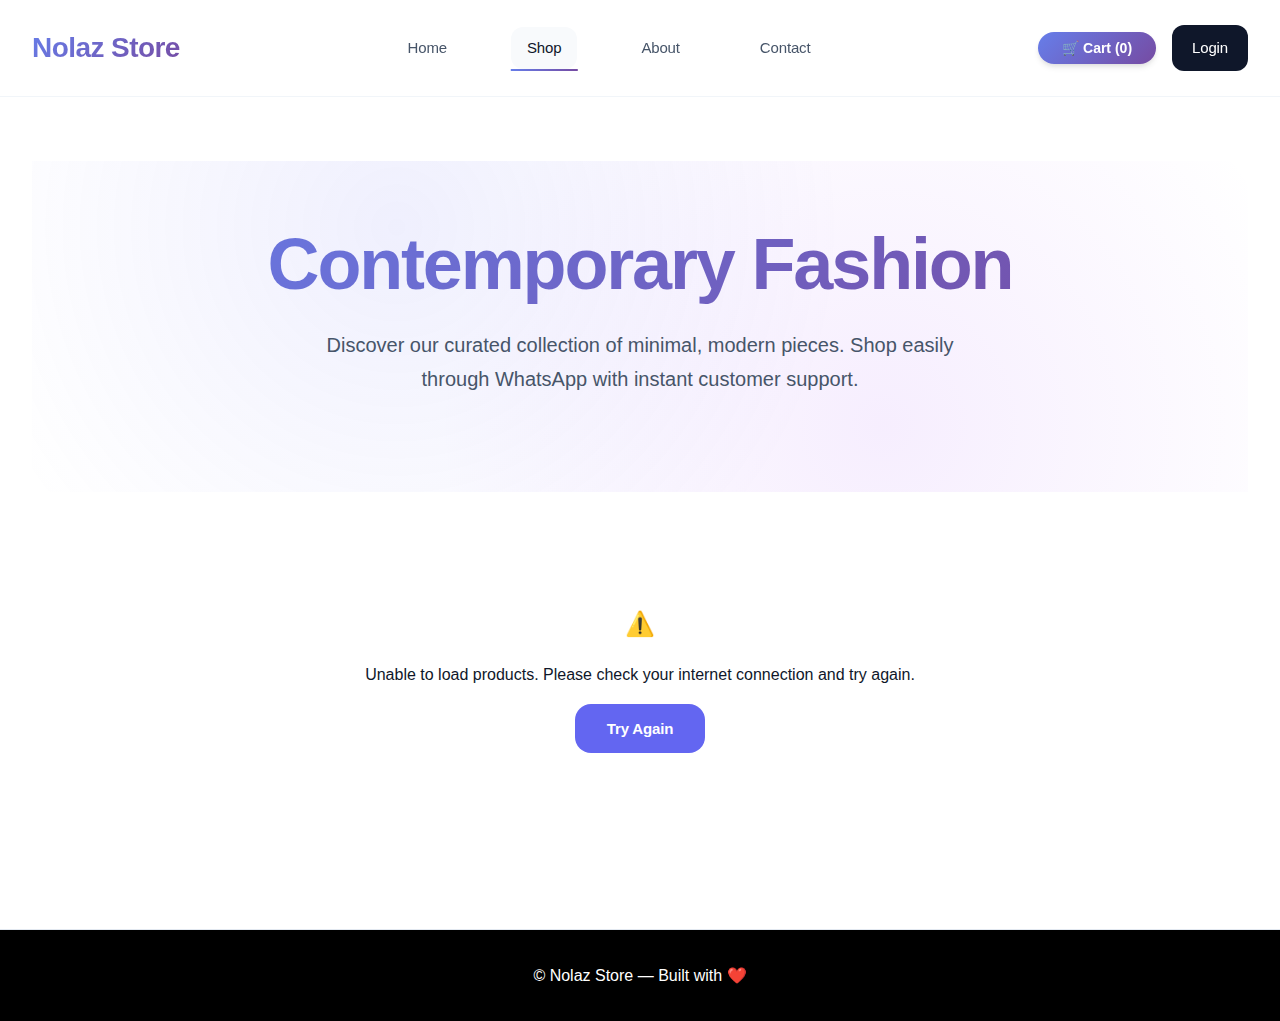
<file: index.html>
<!doctype html>
<html lang="en">
<head>
<meta charset="utf-8">
<meta name="viewport" content="width=device-width,initial-scale=1">
<title>Nolaz Store</title>
<link rel="stylesheet" href="style.css">
</head>
<body>
<header class="site-header">
<div class="header-content">
<div class="brand">
<h1>Nolaz Store</h1>
</div>
<button class="mobile-menu-toggle" onclick="toggleMobileMenu()">☰</button>
<nav class="main-nav" id="mainNav">
<a href="home.html">Home</a>
<a href="shop.html" class="active">Shop</a>
<a href="about.html">About</a>
<a href="contact.html">Contact</a>
</nav>
<div class="header-actions">
<button id="cartBtn" class="cart-btn">
🛒 Cart (<span id="cartCount">0</span>)
</button>
<a href="admin.html" class="btn">Login</a>
</div>
</div>
</header>


<main class="container">
<section class="hero">
<h2>Contemporary Fashion</h2>
<p>Discover our curated collection of minimal, modern pieces. Shop easily through WhatsApp with instant customer support.</p>
</section>


<section id="products" class="products-grid">
<!-- Products will be injected here -->
</section>
</main>


<footer class="site-footer">
<p>© Nolaz Store — Built with ❤️</p>
</footer>


<div id="cartModal" class="modal">
<div class="modal-content">
<div class="modal-header">
<h3>Shopping Cart</h3>
<span class="close">&times;</span>
</div>
<div id="cartItems"></div>
<div class="cart-footer">
<div class="cart-total">
<strong>Total: ₦<span id="cartTotal">0</span></strong>
</div>
<button id="checkoutBtn" class="btn btn-success">Checkout via WhatsApp</button>
<button id="clearCartBtn" class="btn" style="background: #ef4444;">Clear Cart</button>
</div>
</div>
</div>

<script src="mobile.js"></script>
<script src="cart.js"></script>
<script src="script.js"></script>
</body>
</html>
</file>
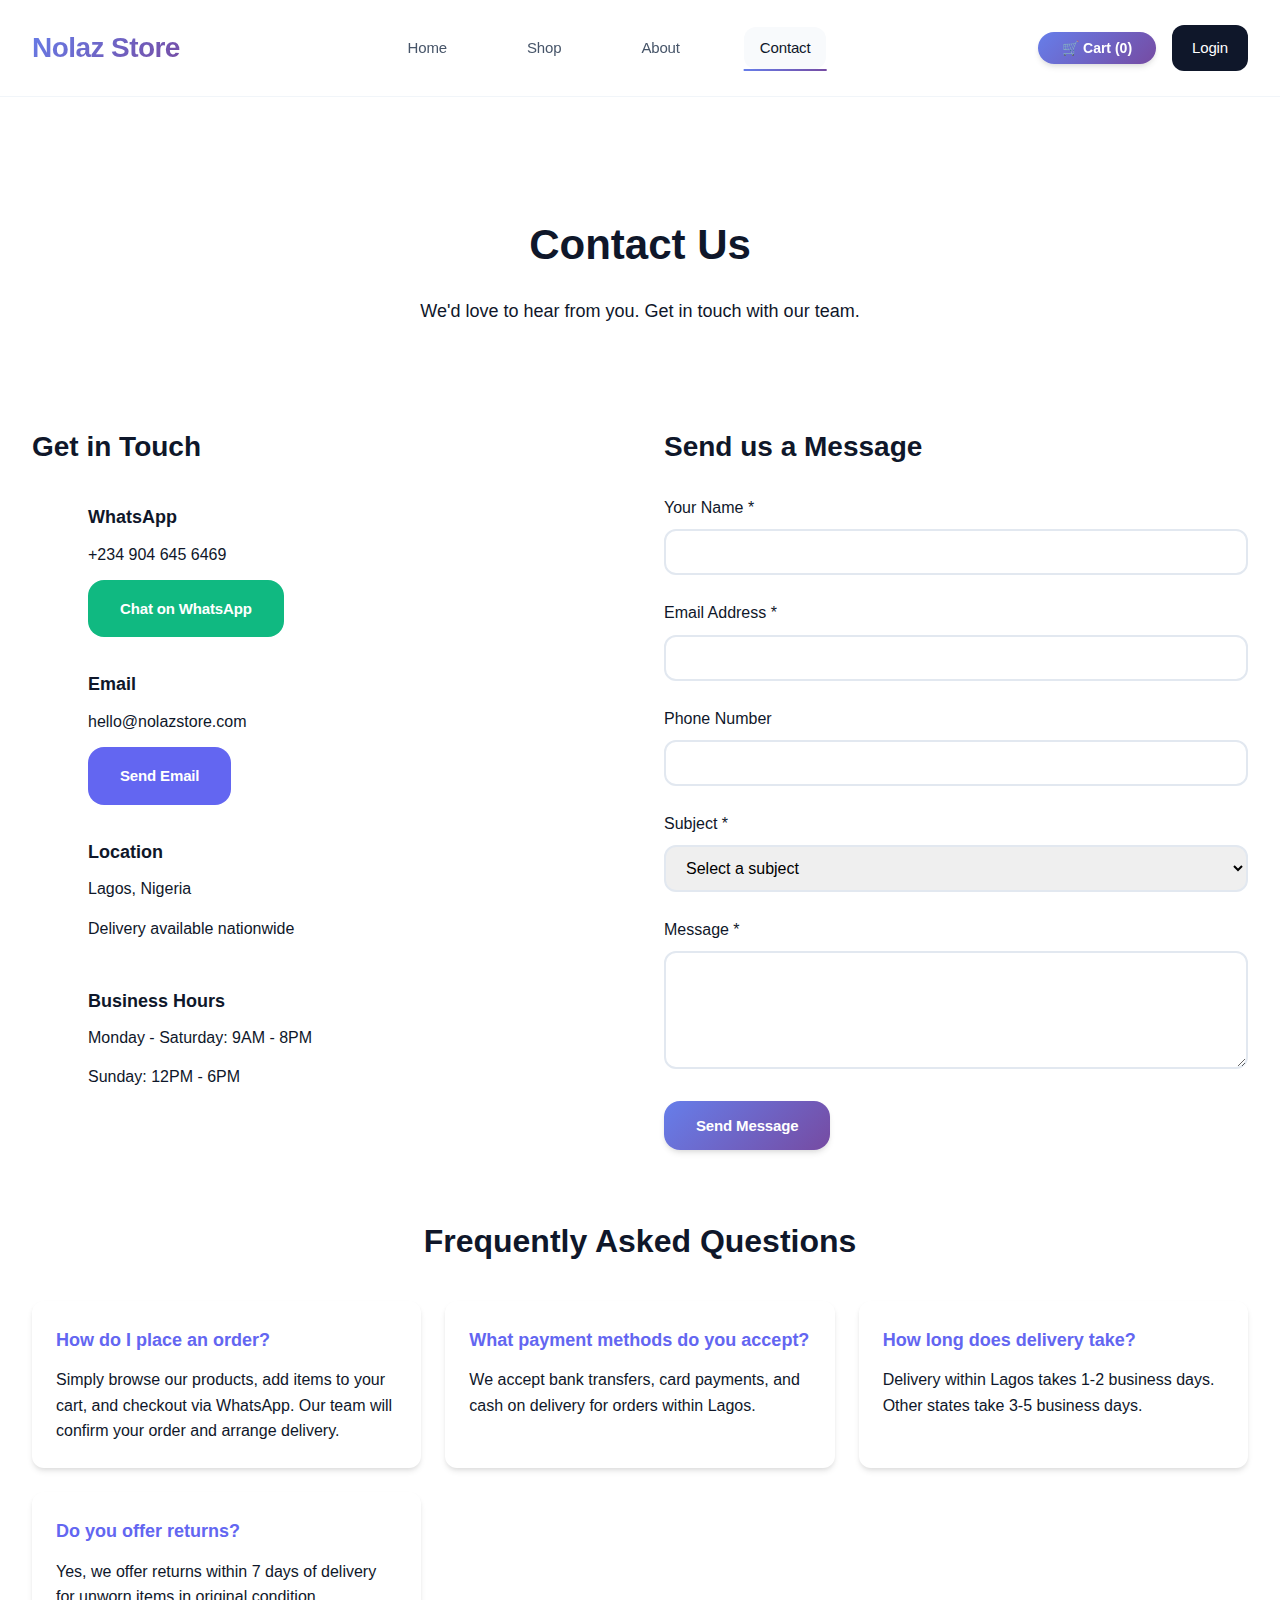
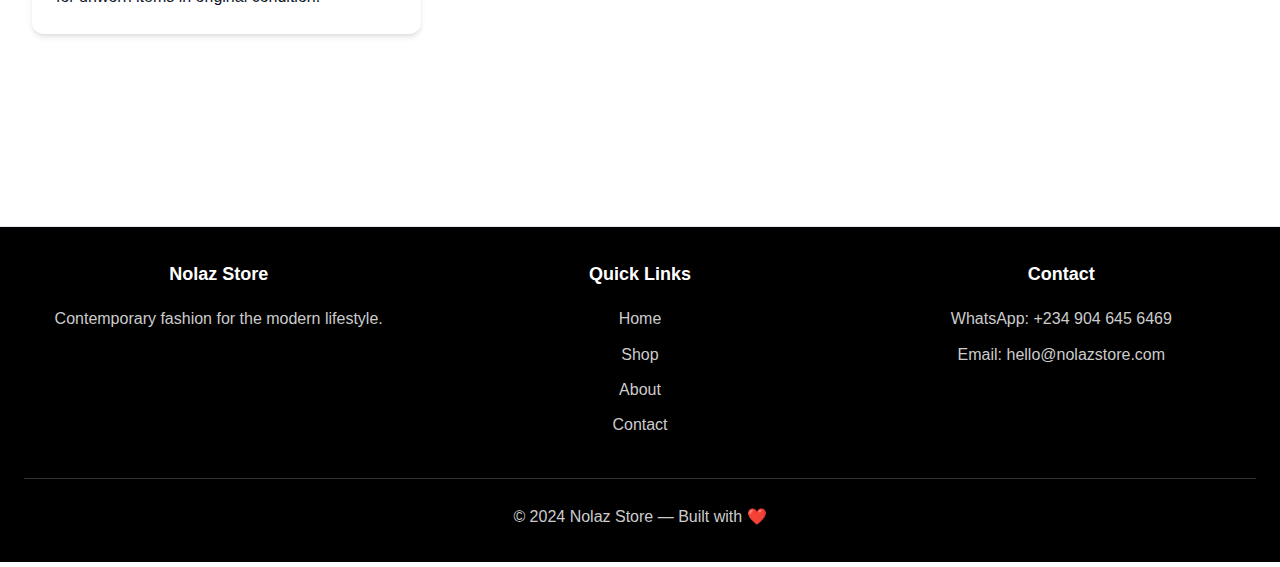
<file: contact.html>
<!doctype html>
<html lang="en">
<head>
<meta charset="utf-8">
<meta name="viewport" content="width=device-width,initial-scale=1">
<title>Nolaz Store - Contact Us</title>
<link rel="stylesheet" href="style.css">
</head>
<body>
<header class="site-header">
<div class="header-content">
<div class="brand">
<h1>Nolaz Store</h1>
</div>
<button class="mobile-menu-toggle" onclick="toggleMobileMenu()">☰</button>
<nav class="main-nav" id="mainNav">
<a href="home.html">Home</a>
<a href="shop.html">Shop</a>
<a href="about.html">About</a>
<a href="contact.html" class="active">Contact</a>
</nav>
<div class="header-actions">
<button id="cartBtn" class="cart-btn">
🛒 Cart (<span id="cartCount">0</span>)
</button>
<a href="admin.html" class="btn">Login</a>
</div>
</div>
</header>

<main class="container">
<section class="page-header">
<h1>Contact Us</h1>
<p>We'd love to hear from you. Get in touch with our team.</p>
</section>

<section class="contact-content">
<div class="contact-grid">
<div class="contact-info">
<h2>Get in Touch</h2>
<div class="contact-item">
<div class="contact-icon"></div>
<div>
<h3>WhatsApp</h3>
<p>+234 904 645 6469</p>
<a href="https://wa.me/2349046456469" class="btn btn-success">Chat on WhatsApp</a>
</div>
</div>
<div class="contact-item">
<div class="contact-icon"></div>
<div>
<h3>Email</h3>
<p>hello@nolazstore.com</p>
<a href="mailto:abbeyayo53@gmail.com" class="btn">Send Email</a>
</div>
</div>
<div class="contact-item">
<div class="contact-icon"></div>
<div>
<h3>Location</h3>
<p>Lagos, Nigeria</p>
<p>Delivery available nationwide</p>
</div>
</div>
<div class="contact-item">
<div class="contact-icon"></div>
<div>
<h3>Business Hours</h3>
<p>Monday - Saturday: 9AM - 8PM</p>
<p>Sunday: 12PM - 6PM</p>
</div>
</div>
</div>

<div class="contact-form">
<h2>Send us a Message</h2>
<form id="contactForm">
<div class="form-group">
<label for="name">Your Name *</label>
<input type="text" id="name" required>
</div>
<div class="form-group">
<label for="email">Email Address *</label>
<input type="email" id="email" required>
</div>
<div class="form-group">
<label for="phone">Phone Number</label>
<input type="tel" id="phone">
</div>
<div class="form-group">
<label for="subject">Subject *</label>
<select id="subject" required>
<option value="">Select a subject</option>
<option value="general">General Inquiry</option>
<option value="order">Order Support</option>
<option value="product">Product Question</option>
<option value="return">Returns & Exchanges</option>
<option value="wholesale">Wholesale Inquiry</option>
</select>
</div>
<div class="form-group">
<label for="message">Message *</label>
<textarea id="message" rows="5" required></textarea>
</div>
<button type="submit" class="btn btn-primary">Send Message</button>
</form>
</div>
</div>
</section>

<section class="faq">
<h2>Frequently Asked Questions</h2>
<div class="faq-grid">
<div class="faq-item">
<h3>How do I place an order?</h3>
<p>Simply browse our products, add items to your cart, and checkout via WhatsApp. Our team will confirm your order and arrange delivery.</p>
</div>
<div class="faq-item">
<h3>What payment methods do you accept?</h3>
<p>We accept bank transfers, card payments, and cash on delivery for orders within Lagos.</p>
</div>
<div class="faq-item">
<h3>How long does delivery take?</h3>
<p>Delivery within Lagos takes 1-2 business days. Other states take 3-5 business days.</p>
</div>
<div class="faq-item">
<h3>Do you offer returns?</h3>
<p>Yes, we offer returns within 7 days of delivery for unworn items in original condition.</p>
</div>
</div>
</section>
</main>

<footer class="site-footer">
<div class="footer-content">
<div class="footer-section">
<h4>Nolaz Store</h4>
<p>Contemporary fashion for the modern lifestyle.</p>
</div>
<div class="footer-section">
<h4>Quick Links</h4>
<ul>
<li><a href="home.html">Home</a></li>
<li><a href="shop.html">Shop</a></li>
<li><a href="about.html">About</a></li>
<li><a href="contact.html">Contact</a></li>
</ul>
</div>
<div class="footer-section">
<h4>Contact</h4>
<p>WhatsApp: +234 904 645 6469</p>
<p>Email: hello@nolazstore.com</p>
</div>
</div>
<div class="footer-bottom">
<p>© 2024 Nolaz Store — Built with ❤️</p>
</div>
</footer>

<div id="cartModal" class="modal">
<div class="modal-content">
<div class="modal-header">
<h3>Shopping Cart</h3>
<span class="close">&times;</span>
</div>
<div id="cartItems"></div>
<div class="cart-footer">
<div class="cart-total">
<strong>Total: ₦<span id="cartTotal">0</span></strong>
</div>
<button id="checkoutBtn" class="btn btn-success">Checkout via WhatsApp</button>
<button id="clearCartBtn" class="btn" style="background: #ef4444;">Clear Cart</button>
</div>
</div>
</div>

<script src="mobile.js"></script>
<script src="cart.js"></script>
<script>
document.getElementById('contactForm').addEventListener('submit', function(e) {
  e.preventDefault();
  const name = document.getElementById('name').value;
  const email = document.getElementById('email').value;
  const phone = document.getElementById('phone').value;
  const subject = document.getElementById('subject').value;
  const message = document.getElementById('message').value;
  
  const whatsappMessage = `Hello! I'm contacting you from the website.

Name: ${name}
Email: ${email}
Phone: ${phone || 'Not provided'}
Subject: ${subject}

Message:
${message}`;
  
  const whatsappUrl = `https://wa.me/2349046456469?text=${encodeURIComponent(whatsappMessage)}`;
  window.open(whatsappUrl, '_blank');
});
</script>
</body>
</html>
</file>
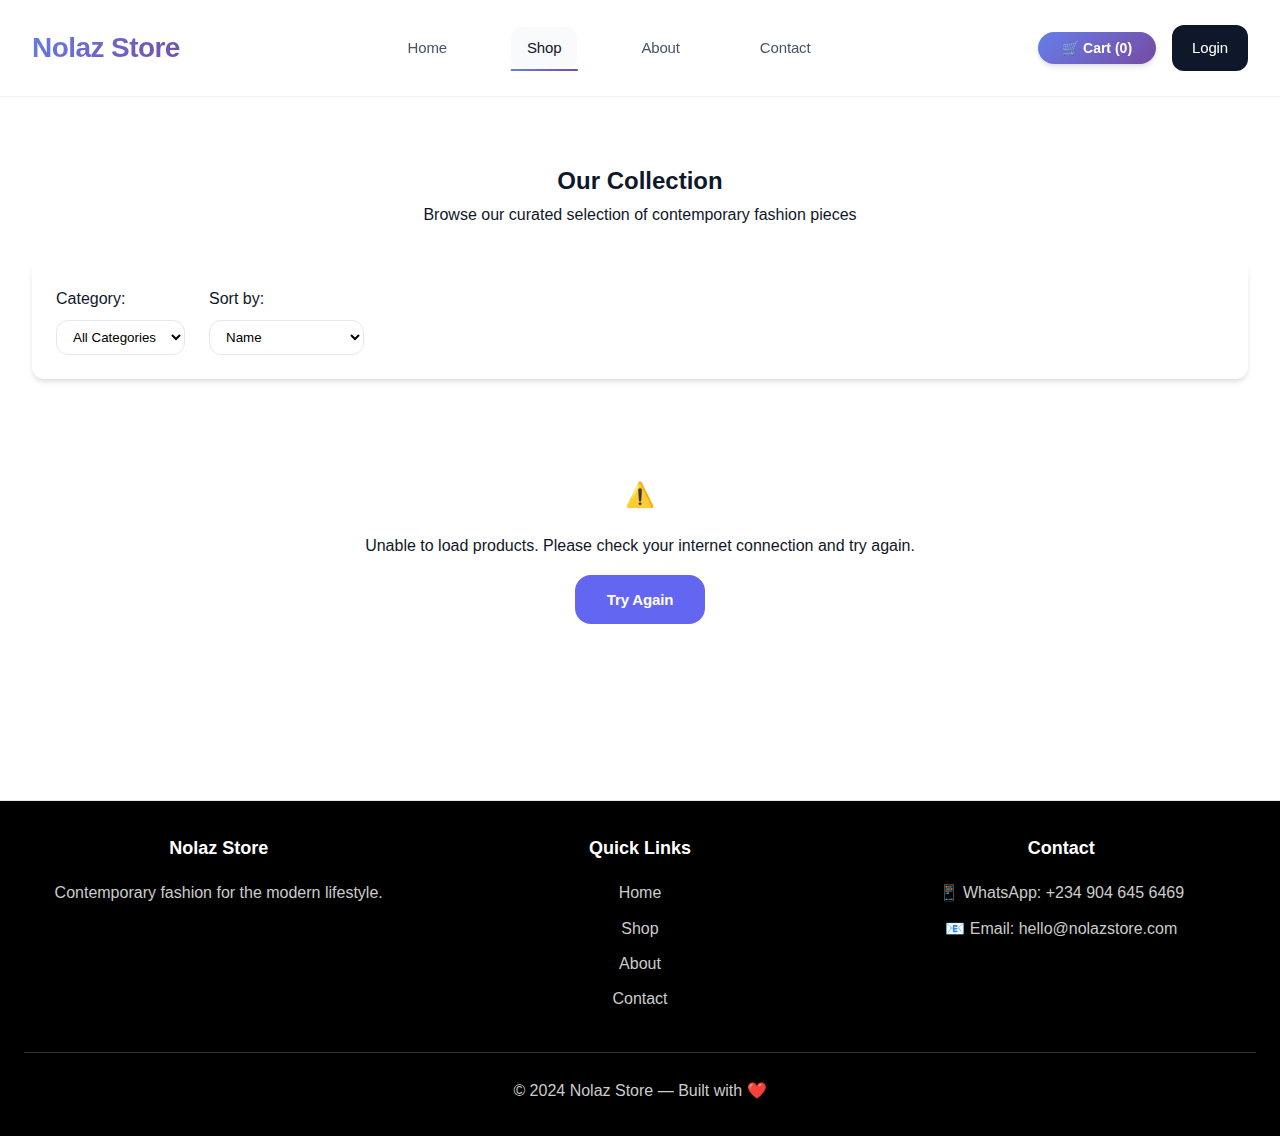
<file: shop.html>
<!doctype html>
<html lang="en">
<head>
<meta charset="utf-8">
<meta name="viewport" content="width=device-width,initial-scale=1">
<title>Nolaz Store - Shop</title>
<link rel="stylesheet" href="style.css">
</head>
<body>
<header class="site-header">
<div class="header-content">
<div class="brand">
<h1>Nolaz Store</h1>
</div>
<button class="mobile-menu-toggle" onclick="toggleMobileMenu()">☰</button>
<nav class="main-nav" id="mainNav">
<a href="home.html">Home</a>
<a href="shop.html" class="active">Shop</a>
<a href="about.html">About</a>
<a href="contact.html">Contact</a>
</nav>
<div class="header-actions">
<button id="cartBtn" class="cart-btn">
🛒 Cart (<span id="cartCount">0</span>)
</button>
<a href="admin.html" class="btn">Login</a>
</div>
</div>
</header>

<main class="container">
<section class="shop-header">
<h2>Our Collection</h2>
<p>Browse our curated selection of contemporary fashion pieces</p>
</section>

<section class="shop-filters">
<div class="filter-group">
<label for="categoryFilter">Category:</label>
<select id="categoryFilter">
<option value="">All Categories</option>
</select>
</div>
<div class="filter-group">
<label for="sortFilter">Sort by:</label>
<select id="sortFilter">
<option value="name">Name</option>
<option value="price-low">Price: Low to High</option>
<option value="price-high">Price: High to Low</option>
</select>
</div>
</section>

<section id="products" class="products-grid">
<!-- Products will be injected here -->
</section>
</main>

<footer class="site-footer">
<div class="footer-content">
<div class="footer-section">
<h4>Nolaz Store</h4>
<p>Contemporary fashion for the modern lifestyle.</p>
</div>
<div class="footer-section">
<h4>Quick Links</h4>
<ul>
<li><a href="home.html">Home</a></li>
<li><a href="shop.html">Shop</a></li>
<li><a href="about.html">About</a></li>
<li><a href="contact.html">Contact</a></li>
</ul>
</div>
<div class="footer-section">
<h4>Contact</h4>
<p>📱 WhatsApp: +234 904 645 6469</p>
<p>📧 Email: hello@nolazstore.com</p>
</div>
</div>
<div class="footer-bottom">
<p>© 2024 Nolaz Store — Built with ❤️</p>
</div>
</footer>

<div id="cartModal" class="modal">
<div class="modal-content">
<div class="modal-header">
<h3>Shopping Cart</h3>
<span class="close">&times;</span>
</div>
<div id="cartItems"></div>
<div class="cart-footer">
<div class="cart-total">
<strong>Total: ₦<span id="cartTotal">0</span></strong>
</div>
<button id="checkoutBtn" class="btn btn-success">Checkout via WhatsApp</button>
<button id="clearCartBtn" class="btn" style="background: #ef4444;">Clear Cart</button>
</div>
</div>
</div>

<script src="mobile.js"></script>
<script src="cart.js"></script>
<script src="script.js"></script>
</body>
</html>
</file>
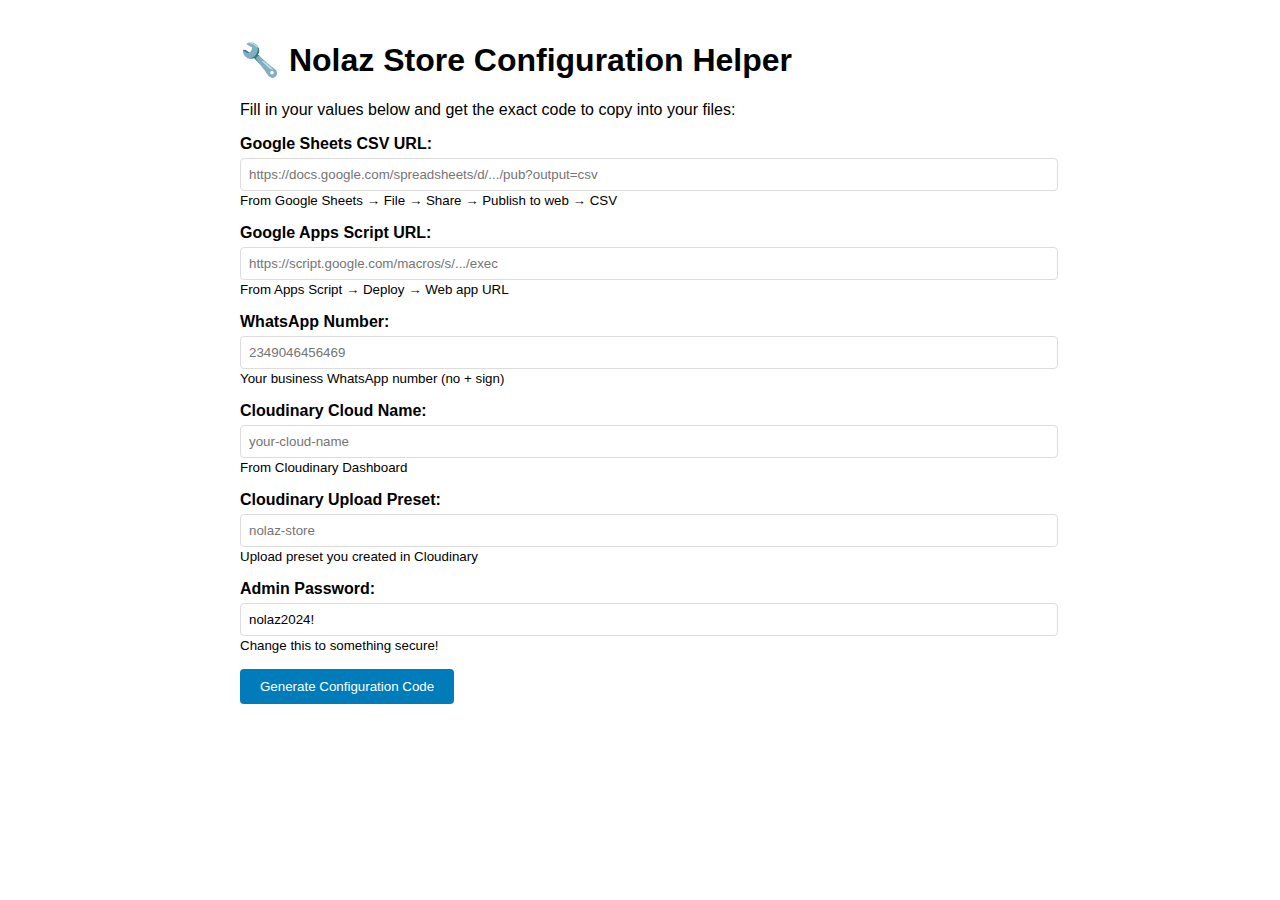
<file: update-config.html>
<!DOCTYPE html>
<html>
<head>
    <title>Nolaz Store - Configuration Helper</title>
    <style>
        body { font-family: Arial, sans-serif; max-width: 800px; margin: 0 auto; padding: 20px; }
        .form-group { margin-bottom: 15px; }
        label { display: block; margin-bottom: 5px; font-weight: bold; }
        input, textarea { width: 100%; padding: 8px; border: 1px solid #ddd; border-radius: 4px; }
        button { background: #007cba; color: white; padding: 10px 20px; border: none; border-radius: 4px; cursor: pointer; }
        .output { background: #f5f5f5; padding: 15px; border-radius: 4px; margin-top: 20px; }
        .section { border: 1px solid #ddd; padding: 15px; margin: 10px 0; border-radius: 4px; }
    </style>
</head>
<body>
    <h1>🔧 Nolaz Store Configuration Helper</h1>
    <p>Fill in your values below and get the exact code to copy into your files:</p>

    <form id="configForm">
        <div class="form-group">
            <label>Google Sheets CSV URL:</label>
            <input type="url" id="sheetUrl" placeholder="https://docs.google.com/spreadsheets/d/.../pub?output=csv" required>
            <small>From Google Sheets → File → Share → Publish to web → CSV</small>
        </div>

        <div class="form-group">
            <label>Google Apps Script URL:</label>
            <input type="url" id="scriptUrl" placeholder="https://script.google.com/macros/s/.../exec" required>
            <small>From Apps Script → Deploy → Web app URL</small>
        </div>

        <div class="form-group">
            <label>WhatsApp Number:</label>
            <input type="text" id="whatsapp" placeholder="2349046456469" required>
            <small>Your business WhatsApp number (no + sign)</small>
        </div>

        <div class="form-group">
            <label>Cloudinary Cloud Name:</label>
            <input type="text" id="cloudName" placeholder="your-cloud-name" required>
            <small>From Cloudinary Dashboard</small>
        </div>

        <div class="form-group">
            <label>Cloudinary Upload Preset:</label>
            <input type="text" id="uploadPreset" placeholder="nolaz-store" required>
            <small>Upload preset you created in Cloudinary</small>
        </div>

        <div class="form-group">
            <label>Admin Password:</label>
            <input type="text" id="adminPass" value="nolaz2024!" required>
            <small>Change this to something secure!</small>
        </div>

        <button type="submit">Generate Configuration Code</button>
    </form>

    <div id="output" style="display: none;">
        <h2>📋 Copy This Code:</h2>
        
        <div class="section">
            <h3>For script.js - Replace these lines:</h3>
            <textarea id="scriptConfig" rows="3" readonly></textarea>
        </div>

        <div class="section">
            <h3>For admin.js - Replace these lines:</h3>
            <textarea id="adminConfig" rows="6" readonly></textarea>
        </div>

        <p><strong>✅ Next Steps:</strong></p>
        <ol>
            <li>Copy the script.js code above and replace the config lines in script.js</li>
            <li>Copy the admin.js code above and replace the config lines in admin.js</li>
            <li>Open admin.html in your browser and test adding a product</li>
            <li>Open index.html to see your store</li>
        </ol>
    </div>

    <script>
        document.getElementById('configForm').addEventListener('submit', function(e) {
            e.preventDefault();
            
            const sheetUrl = document.getElementById('sheetUrl').value;
            const scriptUrl = document.getElementById('scriptUrl').value;
            const whatsapp = document.getElementById('whatsapp').value;
            const cloudName = document.getElementById('cloudName').value;
            const uploadPreset = document.getElementById('uploadPreset').value;
            const adminPass = document.getElementById('adminPass').value;

            const scriptConfig = `const SHEET_CSV_URL = '${sheetUrl}';
const WHATSAPP_NUMBER = '${whatsapp}';`;

            const adminConfig = `const ADMIN_PASSWORD = '${adminPass}';
const APPS_SCRIPT_URL = '${scriptUrl}';
const CLOUDINARY_CLOUD_NAME = '${cloudName}';
const CLOUDINARY_UPLOAD_PRESET = '${uploadPreset}';
const SHEET_CSV_URL = '${sheetUrl}';`;

            document.getElementById('scriptConfig').value = scriptConfig;
            document.getElementById('adminConfig').value = adminConfig;
            document.getElementById('output').style.display = 'block';
        });
    </script>
</body>
</html>
</file>
<file: style.css>
:root {
  --bg: #ffffff;
  --bg-secondary: #f8fafc;
  --bg-tertiary: #f1f5f9;
  --text: #0f172a;
  --text-secondary: #475569;
  --text-muted: #94a3b8;
  --accent: #0f172a;
  --primary: #6366f1;
  --primary-light: #a5b4fc;
  --success: #10b981;
  --warning: #f59e0b;
  --error: #ef4444;
  --card: #ffffff;
  --border: #e2e8f0;
  --border-light: #f1f5f9;
  --shadow-sm: 0 1px 2px 0 rgba(0, 0, 0, 0.05);
  --shadow: 0 4px 6px -1px rgba(0, 0, 0, 0.1), 0 2px 4px -1px rgba(0, 0, 0, 0.06);
  --shadow-lg: 0 10px 15px -3px rgba(0, 0, 0, 0.1), 0 4px 6px -2px rgba(0, 0, 0, 0.05);
  --shadow-xl: 0 20px 25px -5px rgba(0, 0, 0, 0.1), 0 10px 10px -5px rgba(0, 0, 0, 0.04);
  --gradient-primary: linear-gradient(135deg, #667eea 0%, #764ba2 100%);
  --gradient-secondary: linear-gradient(135deg, #f093fb 0%, #f5576c 100%);
  --gradient-accent: linear-gradient(135deg, #4facfe 0%, #00f2fe 100%);
  --max-width: 1400px;
  --radius-sm: 6px;
  --radius: 12px;
  --radius-lg: 16px;
  --radius-xl: 24px;
  --spacing-xs: 4px;
  --spacing-sm: 8px;
  --spacing-md: 16px;
  --spacing-lg: 24px;
  --spacing-xl: 32px;
  --spacing-2xl: 48px;
  --spacing-3xl: 64px;
}

* {
  box-sizing: border-box;
  margin: 0;
  padding: 0;
}

body {
  font-family: 'Inter', -apple-system, BlinkMacSystemFont, 'Segoe UI', Roboto, 'Helvetica Neue', sans-serif;
  background: var(--bg);
  color: var(--text);
  line-height: 1.7;
  font-size: 16px;
  font-weight: 400;
  -webkit-font-smoothing: antialiased;
  -moz-osx-font-smoothing: grayscale;
  scroll-behavior: smooth;
}

::selection {
  background: var(--primary-light);
  color: var(--text);
}

::-webkit-scrollbar {
  width: 8px;
}

::-webkit-scrollbar-track {
  background: var(--bg-secondary);
}

::-webkit-scrollbar-thumb {
  background: var(--border);
  border-radius: 4px;
}

::-webkit-scrollbar-thumb:hover {
  background: var(--text-muted);
}

/* Header */
.site-header {
  background: rgba(255, 255, 255, 0.95);
  backdrop-filter: blur(20px);
  -webkit-backdrop-filter: blur(20px);
  border-bottom: 1px solid var(--border-light);
  position: sticky;
  top: 0;
  z-index: 1000;
  transition: all 0.3s ease;
}

.site-header.scrolled {
  box-shadow: var(--shadow-lg);
  background: rgba(255, 255, 255, 0.98);
}

.header-content {
  max-width: var(--max-width);
  margin: 0 auto;
  display: flex;
  align-items: center;
  justify-content: space-between;
  padding: var(--spacing-lg) var(--spacing-xl);
  gap: var(--spacing-xl);
}

/* Navigation */
.main-nav {
  display: flex;
  gap: var(--spacing-2xl);
}

.main-nav a {
  text-decoration: none;
  color: var(--text-secondary);
  font-weight: 500;
  font-size: 15px;
  padding: var(--spacing-sm) var(--spacing-md);
  border-radius: var(--radius);
  position: relative;
  transition: all 0.3s ease;
  letter-spacing: -0.01em;
}

.main-nav a::before {
  content: '';
  position: absolute;
  bottom: -2px;
  left: 50%;
  width: 0;
  height: 2px;
  background: var(--gradient-primary);
  transition: all 0.3s ease;
  transform: translateX(-50%);
}

.main-nav a:hover,
.main-nav a.active {
  color: var(--text);
  background: var(--bg-secondary);
}

.main-nav a:hover::before,
.main-nav a.active::before {
  width: 100%;
}

.header-actions {
  display: flex;
  align-items: center;
  gap: var(--spacing-md);
}

/* Cart Button */
.cart-btn {
  background: var(--gradient-primary);
  color: white;
  border: none;
  padding: var(--spacing-sm) var(--spacing-lg);
  border-radius: var(--radius-lg);
  font-weight: 600;
  font-size: 14px;
  cursor: pointer;
  transition: all 0.3s ease;
  box-shadow: var(--shadow);
  position: relative;
  overflow: hidden;
}

.cart-btn::before {
  content: '';
  position: absolute;
  top: 0;
  left: -100%;
  width: 100%;
  height: 100%;
  background: linear-gradient(90deg, transparent, rgba(255,255,255,0.2), transparent);
  transition: left 0.5s;
}

.cart-btn:hover {
  transform: translateY(-2px);
  box-shadow: var(--shadow-lg);
}

.cart-btn:hover::before {
  left: 100%;
}

.brand {
  display: flex;
  align-items: center;
  gap: 12px;
}

.logo {
  width: 120px;
  height: 40px;
}

.brand h1 {
  margin: 0;
  font-size: 28px;
  font-weight: 800;
  background: var(--gradient-primary);
  -webkit-background-clip: text;
  -webkit-text-fill-color: transparent;
  background-clip: text;
  letter-spacing: -0.02em;
}

.header-actions .btn {
  background: var(--accent);
  color: white;
  padding: 10px 20px;
  border-radius: var(--radius);
  text-decoration: none;
  font-weight: 500;
  transition: all 0.2s;
}

.header-actions .btn:hover {
  transform: translateY(-1px);
  box-shadow: var(--shadow-lg);
}

/* Container */
.container {
  max-width: var(--max-width);
  margin: 0 auto;
  padding: var(--spacing-3xl) var(--spacing-xl);
}

.section {
  margin-bottom: var(--spacing-3xl);
}

.section-header {
  text-align: center;
  margin-bottom: var(--spacing-2xl);
}

.section-title {
  font-size: clamp(28px, 4vw, 48px);
  font-weight: 800;
  margin-bottom: var(--spacing-md);
  background: var(--gradient-primary);
  -webkit-background-clip: text;
  -webkit-text-fill-color: transparent;
  background-clip: text;
  letter-spacing: -0.02em;
}

.section-subtitle {
  font-size: 18px;
  color: var(--text-secondary);
  max-width: 600px;
  margin: 0 auto;
  line-height: 1.6;
}

/* Hero Section */
.hero {
  text-align: center;
  margin-bottom: var(--spacing-3xl);
  padding: var(--spacing-3xl) 0;
  position: relative;
  overflow: hidden;
}

.hero::before {
  content: '';
  position: absolute;
  top: 0;
  left: 0;
  right: 0;
  bottom: 0;
  background: radial-gradient(circle at 30% 20%, rgba(99, 102, 241, 0.1) 0%, transparent 50%),
              radial-gradient(circle at 70% 80%, rgba(168, 85, 247, 0.1) 0%, transparent 50%);
  z-index: -1;
}

.hero h2 {
  font-size: clamp(32px, 6vw, 72px);
  font-weight: 900;
  margin: 0 0 var(--spacing-lg);
  background: var(--gradient-primary);
  -webkit-background-clip: text;
  -webkit-text-fill-color: transparent;
  background-clip: text;
  letter-spacing: -0.03em;
  line-height: 1.1;
}

.hero p {
  font-size: 20px;
  color: var(--text-secondary);
  margin: 0 auto var(--spacing-xl);
  max-width: 700px;
  line-height: 1.7;
}

/* Image Slider Section */
.slider-section {
  margin: var(--spacing-3xl) 0;
  padding: var(--spacing-2xl);
  background: var(--bg-secondary);
  border-radius: var(--radius-xl);
  text-align: center;
}

.image-slider {
  max-width: 1000px;
  margin: 0 auto;
  position: relative;
  border-radius: var(--radius-lg);
  overflow: hidden;
  box-shadow: var(--shadow-xl);
}

.slider-container {
  position: relative;
  width: 100%;
  height: 450px;
}

.slide {
  position: absolute;
  top: 0;
  left: 0;
  width: 100%;
  height: 100%;
  opacity: 0;
  transition: opacity 0.5s ease-in-out;
}

.slide.active {
  opacity: 1;
}

.slide img {
  width: 100%;
  height: 100%;
  object-fit: cover;
}

.slide-overlay {
  position: absolute;
  bottom: 0;
  left: 0;
  right: 0;
  background: linear-gradient(transparent, rgba(0, 0, 0, 0.8));
  color: white;
  padding: var(--spacing-2xl);
  text-align: center;
}

.slide-overlay h4 {
  margin: 0 0 var(--spacing-sm);
  font-size: 28px;
  font-weight: 700;
  text-shadow: 2px 2px 4px rgba(0, 0, 0, 0.7);
}

.slide-overlay p {
  margin: 0;
  font-size: 18px;
  opacity: 0.9;
  text-shadow: 1px 1px 2px rgba(0, 0, 0, 0.7);
}

.slider-nav {
  display: flex;
  justify-content: center;
  gap: var(--spacing-sm);
  margin-top: var(--spacing-lg);
}

.nav-dot {
  width: 12px;
  height: 12px;
  border-radius: 50%;
  border: none;
  background: rgba(0, 0, 0, 0.3);
  cursor: pointer;
  transition: all 0.3s ease;
}

.nav-dot.active,
.nav-dot:hover {
  background: var(--primary);
  transform: scale(1.2);
}

/* Image Ads Section */
.image-ads-section {
  margin: var(--spacing-3xl) 0;
}

.ads-grid {
  display: grid;
  grid-template-columns: repeat(auto-fit, minmax(400px, 1fr));
  gap: var(--spacing-xl);
  margin-top: var(--spacing-2xl);
}

.ad-card {
  position: relative;
  border-radius: var(--radius-lg);
  overflow: hidden;
  height: 300px;
  cursor: pointer;
  transition: all 0.3s ease;
}

.ad-card:hover {
  transform: translateY(-4px);
  box-shadow: var(--shadow-xl);
}

.ad-card img {
  width: 100%;
  height: 100%;
  object-fit: cover;
  transition: transform 0.3s ease;
}

.ad-card:hover img {
  transform: scale(1.05);
}

.ad-overlay {
  position: absolute;
  bottom: 0;
  left: 0;
  right: 0;
  background: linear-gradient(transparent, rgba(0, 0, 0, 0.8));
  color: white;
  padding: var(--spacing-2xl);
  text-align: center;
}

.ad-overlay h4 {
  margin: 0 0 var(--spacing-sm);
  font-size: 24px;
  font-weight: 700;
}

.ad-overlay p {
  margin: 0 0 var(--spacing-lg);
  opacity: 0.9;
}

.ad-btn {
  background: white;
  color: var(--text);
  padding: var(--spacing-sm) var(--spacing-lg);
  border-radius: var(--radius);
  text-decoration: none;
  font-weight: 600;
  font-size: 14px;
  transition: all 0.3s ease;
}

.ad-btn:hover {
  background: var(--primary);
  color: white;
  transform: translateY(-1px);
}

/* Banner Ad */
.banner-ad {
  margin: var(--spacing-2xl) 0;
}

.banner-content {
  position: relative;
  border-radius: var(--radius-lg);
  overflow: hidden;
  height: 250px;
}

.banner-content img {
  width: 100%;
  height: 100%;
  object-fit: cover;
}

.banner-overlay {
  position: absolute;
  top: 0;
  left: 0;
  right: 0;
  bottom: 0;
  background: linear-gradient(135deg, rgba(0, 0, 0, 0.6), rgba(0, 0, 0, 0.4));
  display: flex;
  flex-direction: column;
  align-items: center;
  justify-content: center;
  color: white;
  text-align: center;
  padding: var(--spacing-xl);
}

.banner-overlay h3 {
  margin: 0 0 var(--spacing-md);
  font-size: 36px;
  font-weight: 900;
  text-shadow: 2px 2px 4px rgba(0, 0, 0, 0.5);
  letter-spacing: -0.02em;
}

.banner-overlay p {
  margin: 0 0 var(--spacing-xl);
  font-size: 20px;
  font-weight: 500;
  text-shadow: 1px 1px 2px rgba(0, 0, 0, 0.5);
  max-width: 600px;
  line-height: 1.4;
}

.banner-btn {
  background: var(--gradient-primary);
  color: white;
  padding: var(--spacing-lg) var(--spacing-2xl);
  border-radius: var(--radius-lg);
  text-decoration: none;
  font-weight: 700;
  font-size: 16px;
  text-transform: uppercase;
  letter-spacing: 0.5px;
  transition: all 0.3s ease;
  box-shadow: var(--shadow-lg);
  border: 2px solid transparent;
}

.banner-btn:hover {
  transform: translateY(-3px) scale(1.05);
  box-shadow: var(--shadow-xl);
  border-color: rgba(255, 255, 255, 0.3);
}

/* Showcase Section */
.showcase-section {
  margin: var(--spacing-3xl) 0;
}

.showcase-grid {
  display: grid;
  grid-template-columns: repeat(auto-fit, minmax(300px, 1fr));
  gap: var(--spacing-xl);
  margin-top: var(--spacing-2xl);
}

.showcase-item {
  position: relative;
  border-radius: var(--radius-lg);
  overflow: hidden;
  height: 400px;
  transition: all 0.3s ease;
}

.showcase-item:hover {
  transform: translateY(-6px);
  box-shadow: var(--shadow-xl);
}

.showcase-item img {
  width: 100%;
  height: 100%;
  object-fit: cover;
  transition: transform 0.3s ease;
}

.showcase-item:hover img {
  transform: scale(1.1);
}

.showcase-overlay {
  position: absolute;
  bottom: 0;
  left: 0;
  right: 0;
  background: linear-gradient(transparent, rgba(0, 0, 0, 0.9));
  color: white;
  padding: var(--spacing-2xl);
  text-align: center;
}

.showcase-overlay h4 {
  margin: 0 0 var(--spacing-sm);
  font-size: 22px;
  font-weight: 700;
}

.showcase-overlay p {
  margin: 0;
  opacity: 0.9;
  font-size: 16px;
}

/* Products Grid */
.products-grid {
  display: grid;
  grid-template-columns: repeat(auto-fill, minmax(320px, 1fr));
  gap: var(--spacing-xl);
  margin-top: var(--spacing-2xl);
}

.card {
  background: var(--card);
  border-radius: var(--radius-lg);
  border: 1px solid var(--border-light);
  overflow: hidden;
  transition: all 0.4s cubic-bezier(0.4, 0, 0.2, 1);
  display: flex;
  flex-direction: column;
  position: relative;
  group: card;
}

.card::before {
  content: '';
  position: absolute;
  top: 0;
  left: 0;
  right: 0;
  bottom: 0;
  background: var(--gradient-primary);
  opacity: 0;
  transition: opacity 0.3s ease;
  z-index: -1;
}

.card:hover {
  transform: translateY(-8px) scale(1.02);
  box-shadow: var(--shadow-xl);
  border-color: var(--primary-light);
}

.card:hover::before {
  opacity: 0.05;
}

.card-image {
  position: relative;
  overflow: hidden;
  height: 300px;
}

.card img {
  width: 100%;
  height: 100%;
  object-fit: cover;
  transition: transform 0.4s ease;
}

.card:hover img {
  transform: scale(1.1);
}

.card-badge {
  position: absolute;
  top: var(--spacing-md);
  right: var(--spacing-md);
  background: var(--gradient-secondary);
  color: white;
  padding: var(--spacing-xs) var(--spacing-sm);
  border-radius: var(--radius);
  font-size: 12px;
  font-weight: 600;
  text-transform: uppercase;
  letter-spacing: 0.5px;
}

.card-content {
  padding: var(--spacing-xl);
  flex: 1;
  display: flex;
  flex-direction: column;
  gap: var(--spacing-md);
}

.card h3 {
  margin: 0;
  font-size: 22px;
  font-weight: 700;
  color: var(--text);
  letter-spacing: -0.01em;
  line-height: 1.3;
}

.card .desc {
  color: var(--text-secondary);
  margin: 0;
  flex: 1;
  line-height: 1.6;
  font-size: 15px;
}

.price {
  font-size: 28px;
  font-weight: 800;
  background: var(--gradient-primary);
  -webkit-background-clip: text;
  -webkit-text-fill-color: transparent;
  background-clip: text;
  margin: 0;
  letter-spacing: -0.02em;
}

.actions {
  display: flex;
  gap: var(--spacing-sm);
  margin-top: var(--spacing-md);
}

.btn-buy {
  background: var(--gradient-accent);
  color: white;
  border: none;
  padding: var(--spacing-md) var(--spacing-lg);
  border-radius: var(--radius-lg);
  font-weight: 600;
  font-size: 14px;
  flex: 1;
  cursor: pointer;
  transition: all 0.3s ease;
  box-shadow: var(--shadow);
  position: relative;
  overflow: hidden;
}

.btn-buy::before {
  content: '';
  position: absolute;
  top: 0;
  left: -100%;
  width: 100%;
  height: 100%;
  background: linear-gradient(90deg, transparent, rgba(255,255,255,0.2), transparent);
  transition: left 0.5s;
}

.btn-buy:hover {
  transform: translateY(-2px);
  box-shadow: var(--shadow-lg);
}

.btn-buy:hover::before {
  left: 100%;
}

.btn-info {
  background: var(--bg-secondary);
  border: 1px solid var(--border);
  padding: var(--spacing-md) var(--spacing-lg);
  border-radius: var(--radius-lg);
  text-decoration: none;
  color: var(--text-secondary);
  font-weight: 500;
  font-size: 14px;
  transition: all 0.3s ease;
  text-align: center;
}

.btn-info:hover {
  background: var(--card);
  border-color: var(--primary);
  color: var(--primary);
  transform: translateY(-1px);
  box-shadow: var(--shadow);
}

/* Footer */
.site-footer {
  background: #000;
  border-top: 1px solid var(--border);
  padding: 32px 24px;
  text-align: center;
  color: #fff;
  margin-top: 64px;
}

/* Admin Styles */
.admin-container {
  max-width: 800px;
  margin: 0 auto;
  padding: 32px 24px;
}

.admin-nav {
  display: flex;
  gap: 16px;
  margin-bottom: 32px;
  flex-wrap: wrap;
}

.admin-nav .btn {
  flex: 1;
  min-width: 120px;
}

.admin-header {
  text-align: center;
  margin-bottom: 48px;
}

.admin-header h2 {
  font-size: 36px;
  font-weight: 700;
  margin: 0 0 8px;
}

.admin-header p {
  color: var(--muted);
  margin: 0;
}

#loginPanel {
  background: var(--card);
  padding: 32px;
  border-radius: var(--radius);
  box-shadow: var(--shadow);
  max-width: 400px;
  margin: 0 auto;
}

#adminArea {
  background: var(--card);
  padding: 32px;
  border-radius: var(--radius);
  box-shadow: var(--shadow);
}

.form-group {
  margin-bottom: 24px;
}

.form-group label {
  display: block;
  margin-bottom: 8px;
  font-weight: 500;
  color: var(--text);
}

.form-group input,
.form-group textarea,
.form-group select {
  width: 100%;
  padding: 12px 16px;
  border: 2px solid var(--border);
  border-radius: var(--radius);
  font-size: 16px;
  transition: border-color 0.2s;
}

.form-group input:focus,
.form-group textarea:focus,
.form-group select:focus {
  outline: none;
  border-color: var(--primary);
}

.form-group textarea {
  resize: vertical;
  min-height: 100px;
}

.btn {
  background: var(--primary);
  color: white;
  padding: 12px 24px;
  border: none;
  border-radius: var(--radius);
  font-size: 16px;
  font-weight: 500;
  cursor: pointer;
  transition: all 0.2s;
}

.btn:hover {
  background: #2563eb;
  transform: translateY(-1px);
}

.btn-success {
  background: var(--success);
}

.btn-success:hover {
  background: #059669;
}

#status {
  padding: 16px;
  border-radius: var(--radius);
  margin-top: 16px;
  font-weight: 500;
}

.status-success {
  background: #d1fae5;
  color: #065f46;
  border: 1px solid #a7f3d0;
}

.status-error {
  background: #fee2e2;
  color: #991b1b;
  border: 1px solid #fca5a5;
}

.status-info {
  background: #dbeafe;
  color: #1e40af;
  border: 1px solid #93c5fd;
}

.products-table {
  width: 100%;
  border-collapse: collapse;
  margin-top: 24px;
  background: var(--card);
  border-radius: var(--radius);
  overflow: hidden;
  box-shadow: var(--shadow);
}

.products-table th,
.products-table td {
  padding: 12px 16px;
  text-align: left;
  border-bottom: 1px solid var(--border);
}

.products-table th {
  background: var(--bg);
  font-weight: 600;
}

.products-table img {
  width: 60px;
  height: 60px;
  object-fit: cover;
  border-radius: 8px;
}

.btn-small {
  padding: 6px 12px;
  font-size: 14px;
  margin-right: 8px;
}

/* Modal Styles */
.modal {
  display: none;
  position: fixed;
  z-index: 1000;
  left: 0;
  top: 0;
  width: 100%;
  height: 100%;
  background-color: rgba(0, 0, 0, 0.5);
}

.modal-content {
  background-color: var(--card);
  margin: 5% auto;
  padding: 0;
  border-radius: var(--radius);
  width: 90%;
  max-width: 600px;
  max-height: 80vh;
  overflow-y: auto;
}

.modal-header {
  display: flex;
  justify-content: space-between;
  align-items: center;
  padding: 20px 24px;
  border-bottom: 1px solid var(--border);
}

.modal-header h3 {
  margin: 0;
}

.close {
  font-size: 28px;
  font-weight: bold;
  cursor: pointer;
  color: var(--muted);
}

.close:hover {
  color: var(--text);
}

/* Cart Styles */
#cartItems {
  padding: 20px 24px;
  max-height: 400px;
  overflow-y: auto;
}

.cart-item {
  display: flex;
  align-items: center;
  gap: 16px;
  padding: 16px 0;
  border-bottom: 1px solid var(--border);
}

.cart-item:last-child {
  border-bottom: none;
}

.cart-item img {
  width: 60px;
  height: 60px;
  object-fit: cover;
  border-radius: 8px;
}

.item-details {
  flex: 1;
}

.item-details h4 {
  margin: 0 0 4px;
  font-size: 16px;
}

.item-details p {
  margin: 0;
  color: var(--muted);
  font-size: 14px;
}

.quantity-controls {
  display: flex;
  align-items: center;
  gap: 8px;
}

.quantity-controls button {
  width: 32px;
  height: 32px;
  border: 1px solid var(--border);
  background: var(--card);
  border-radius: 4px;
  cursor: pointer;
  display: flex;
  align-items: center;
  justify-content: center;
}

.quantity-controls button:hover {
  background: var(--bg);
}

.item-total {
  font-weight: 600;
  min-width: 80px;
  text-align: right;
}

.remove-btn {
  background: #ef4444;
  color: white;
  border: none;
  width: 32px;
  height: 32px;
  border-radius: 4px;
  cursor: pointer;
  font-size: 18px;
}

.cart-footer {
  padding: 20px 24px;
  border-top: 1px solid var(--border);
  display: flex;
  flex-direction: column;
  gap: 16px;
}

.cart-total {
  text-align: center;
  font-size: 18px;
}

.empty-cart {
  text-align: center;
  color: var(--muted);
  padding: 40px 20px;
}

/* Cart Notification */
.cart-notification {
  position: fixed;
  top: 100px;
  right: 20px;
  background: var(--success);
  color: white;
  padding: 16px 20px;
  border-radius: var(--radius);
  box-shadow: var(--shadow-lg);
  z-index: 1001;
  transform: translateX(100%);
  transition: transform 0.3s ease;
}

.cart-notification.show {
  transform: translateX(0);
}

/* Page Styles */
.page-header {
  text-align: center;
  margin-bottom: 48px;
  padding: 48px 0;
}

.page-header h1 {
  font-size: 42px;
  font-weight: 700;
  margin: 0 0 16px;
}

.page-header p {
  font-size: 18px;
  color: var(--muted);
  margin: 0;
}

/* Modern Button Styles */
.btn {
  display: inline-flex;
  align-items: center;
  justify-content: center;
  padding: var(--spacing-md) var(--spacing-xl);
  border-radius: var(--radius-lg);
  font-weight: 600;
  font-size: 15px;
  text-decoration: none;
  border: none;
  cursor: pointer;
  transition: all 0.3s cubic-bezier(0.4, 0, 0.2, 1);
  position: relative;
  overflow: hidden;
  letter-spacing: -0.01em;
}

.btn::before {
  content: '';
  position: absolute;
  top: 0;
  left: -100%;
  width: 100%;
  height: 100%;
  background: linear-gradient(90deg, transparent, rgba(255,255,255,0.2), transparent);
  transition: left 0.5s;
}

.btn:hover::before {
  left: 100%;
}

.btn-primary {
  background: var(--gradient-primary);
  color: white;
  box-shadow: var(--shadow);
}

.btn-primary:hover {
  transform: translateY(-2px);
  box-shadow: var(--shadow-lg);
}

.btn-outline {
  background: transparent;
  border: 2px solid var(--primary);
  color: var(--primary);
}

.btn-outline:hover {
  background: var(--primary);
  color: white;
  transform: translateY(-1px);
}

.hero-actions {
  display: flex;
  gap: var(--spacing-lg);
  justify-content: center;
  flex-wrap: wrap;
  margin-top: var(--spacing-xl);
}

/* Features Section */
.feature-grid {
  display: grid;
  grid-template-columns: repeat(auto-fit, minmax(280px, 1fr));
  gap: var(--spacing-xl);
}

.feature-card {
  text-align: center;
  padding: var(--spacing-2xl);
  background: var(--card);
  border-radius: var(--radius-lg);
  border: 1px solid var(--border-light);
  transition: all 0.3s ease;
  position: relative;
  overflow: hidden;
}

.feature-card::before {
  content: '';
  position: absolute;
  top: 0;
  left: 0;
  right: 0;
  bottom: 0;
  background: var(--gradient-primary);
  opacity: 0;
  transition: opacity 0.3s ease;
  z-index: -1;
}

.feature-card:hover {
  transform: translateY(-4px);
  box-shadow: var(--shadow-lg);
  border-color: var(--primary-light);
}

.feature-card:hover::before {
  opacity: 0.05;
}

.feature-icon {
  font-size: 56px;
  margin-bottom: var(--spacing-lg);
  display: block;
}

.feature-card h4 {
  margin: 0 0 var(--spacing-md);
  font-size: 20px;
  font-weight: 700;
  color: var(--text);
}

.feature-card p {
  margin: 0;
  color: var(--text-secondary);
  line-height: 1.6;
}

/* Text Utilities */
.text-center {
  text-align: center;
  margin-top: var(--spacing-2xl);
}

/* Shop Filters */
.shop-header {
  text-align: center;
  margin-bottom: 32px;
}

.shop-filters {
  display: flex;
  gap: 24px;
  margin-bottom: 32px;
  padding: 24px;
  background: var(--card);
  border-radius: var(--radius);
  box-shadow: var(--shadow);
}

.filter-group {
  display: flex;
  flex-direction: column;
  gap: 8px;
}

.filter-group label {
  font-weight: 500;
  color: var(--text);
}

.filter-group select {
  padding: 8px 12px;
  border: 1px solid var(--border);
  border-radius: var(--radius);
  background: var(--card);
}

/* About Page */
.about-content {
  margin-bottom: 64px;
}

.about-grid {
  display: grid;
  grid-template-columns: 1fr 1fr;
  gap: 48px;
  align-items: center;
}

.about-text h2 {
  margin: 0 0 24px;
  font-size: 32px;
}

.about-text p {
  margin-bottom: 16px;
  line-height: 1.7;
}

.about-image,
.placeholder-image {
  background: var(--bg);
  border-radius: var(--radius);
  height: 300px;
  display: flex;
  align-items: center;
  justify-content: center;
  color: var(--muted);
  font-size: 18px;
}

.values {
  margin-bottom: 64px;
}

.values h2 {
  text-align: center;
  margin-bottom: 32px;
  font-size: 32px;
}

.values-grid {
  display: grid;
  grid-template-columns: repeat(auto-fit, minmax(280px, 1fr));
  gap: 32px;
}

.value-card {
  text-align: center;
  padding: 32px 24px;
  background: var(--card);
  border-radius: var(--radius);
  box-shadow: var(--shadow);
}

.value-icon {
  font-size: 48px;
  margin-bottom: 16px;
}

.value-card h3 {
  margin: 0 0 16px;
  font-size: 20px;
}

.value-card p {
  margin: 0;
  color: var(--muted);
  line-height: 1.6;
}

/* Team Section */
.team {
  margin-bottom: 64px;
}

.team h2 {
  text-align: center;
  margin-bottom: 32px;
  font-size: 32px;
}

.team-grid {
  display: grid;
  grid-template-columns: repeat(auto-fit, minmax(200px, 1fr));
  gap: 32px;
}

.team-member {
  text-align: center;
}

.member-image {
  width: 120px;
  height: 120px;
  border-radius: 50%;
  background: var(--bg);
  display: flex;
  align-items: center;
  justify-content: center;
  font-size: 48px;
  margin: 0 auto 16px;
  overflow: hidden;
}

.member-image img {
  width: 100%;
  height: 100%;
  object-fit: cover;
  border-radius: 50%;
}

.team-member h3 {
  margin: 0 0 8px;
  font-size: 18px;
}

.team-member p {
  margin: 0;
  color: var(--muted);
}

/* Contact Page */
.contact-content {
  margin-bottom: 64px;
}

.contact-grid {
  display: grid;
  grid-template-columns: 1fr 1fr;
  gap: 48px;
}

.contact-info h2 {
  margin: 0 0 32px;
  font-size: 28px;
}

.contact-item {
  display: flex;
  gap: 16px;
  margin-bottom: 32px;
}

.contact-icon {
  font-size: 24px;
  width: 40px;
  flex-shrink: 0;
}

.contact-item h3 {
  margin: 0 0 8px;
  font-size: 18px;
}

.contact-item p {
  margin: 0 0 12px;
  color: var(--muted);
}

.contact-form h2 {
  margin: 0 0 24px;
  font-size: 28px;
}

/* FAQ Section */
.faq {
  margin-bottom: 64px;
}

.faq h2 {
  text-align: center;
  margin-bottom: 32px;
  font-size: 32px;
}

.faq-grid {
  display: grid;
  grid-template-columns: repeat(auto-fit, minmax(300px, 1fr));
  gap: 24px;
}

.faq-item {
  background: var(--card);
  padding: 24px;
  border-radius: var(--radius);
  box-shadow: var(--shadow);
}

.faq-item h3 {
  margin: 0 0 12px;
  font-size: 18px;
  color: var(--primary);
}

.faq-item p {
  margin: 0;
  color: var(--muted);
  line-height: 1.6;
}

/* CTA Section */
.cta-section {
  text-align: center;
  padding: 48px;
  background: var(--card);
  border-radius: var(--radius);
  box-shadow: var(--shadow);
}

.cta-section h2 {
  margin: 0 0 16px;
  font-size: 32px;
}

.cta-section p {
  margin: 0 0 24px;
  color: var(--muted);
  font-size: 18px;
}

/* Footer */
.footer-content {
  display: grid;
  grid-template-columns: repeat(auto-fit, minmax(250px, 1fr));
  gap: 32px;
  margin-bottom: 32px;
}

.footer-section h4 {
  margin: 0 0 16px;
  font-size: 18px;
  color: #fff;
}

.footer-section p {
  margin: 0 0 8px;
  color: #ccc;
}

.footer-section ul {
  list-style: none;
  padding: 0;
  margin: 0;
}

.footer-section li {
  margin-bottom: 8px;
}

.footer-section a {
  color: #ccc;
  text-decoration: none;
  transition: color 0.2s;
}

.footer-section a:hover {
  color: #fff;
}

.footer-bottom {
  text-align: center;
  padding-top: 24px;
  border-top: 1px solid #333;
  color: #ccc;
}

/* Mobile Navigation Toggle */
.mobile-menu-toggle {
  display: none;
  background: none;
  border: none;
  font-size: 24px;
  cursor: pointer;
  padding: 8px;
}

.main-nav.mobile-open {
  display: flex;
}

/* Responsive Breakpoints */
@media (max-width: 1024px) {
  .container {
    padding: 24px 20px;
  }
  
  .products-grid {
    grid-template-columns: repeat(auto-fill, minmax(280px, 1fr));
  }
}

@media (max-width: 768px) {
  /* Header Mobile */
  .header-content {
    padding: 12px 16px;
    flex-wrap: wrap;
    gap: 12px;
  }
  
  .brand h1 {
    font-size: 20px;
  }
  
  .main-nav {
    display: none;
    width: 100%;
    flex-direction: column;
    gap: 8px;
    padding: 16px 0;
    border-top: 1px solid var(--border);
  }
  
  .main-nav a {
    padding: 12px 0;
    text-align: center;
    border-bottom: 1px solid var(--border);
  }
  
  .mobile-menu-toggle {
    display: block;
  }
  
  .header-actions {
    gap: 8px;
  }
  
  .cart-btn {
    padding: 8px 12px;
    font-size: 14px;
  }
  
  /* Container Mobile */
  .container {
    padding: 20px 16px;
  }
  
  /* Hero Mobile */
  .hero h2,
  .hero-home h1 {
    font-size: 28px;
    line-height: 1.2;
  }
  
  .hero p,
  .hero-home p {
    font-size: 16px;
  }
  
  .hero-home {
    padding: 40px 20px;
  }
  
  /* Products Mobile */
  .products-grid {
    grid-template-columns: repeat(auto-fill, minmax(280px, 1fr));
    gap: 16px;
  }
  
  .card {
    margin-bottom: 8px;
  }
  
  .card img {
    height: 200px;
  }
  
  .actions {
    flex-direction: column;
    gap: 8px;
  }
  
  /* Shop Filters Mobile */
  .shop-filters {
    flex-direction: column;
    gap: 16px;
    padding: 16px;
  }
  
  /* Grids Mobile */
  .about-grid,
  .contact-grid,
  .feature-grid,
  .values-grid,
  .team-grid,
  .faq-grid {
    grid-template-columns: 1fr;
    gap: 24px;
  }
  
  /* Hero Actions Mobile */
  .hero-actions {
    flex-direction: column;
    gap: 12px;
    align-items: stretch;
  }
  
  /* Modal Mobile */
  .modal-content {
    width: 95%;
    margin: 5% auto;
    max-height: 90vh;
  }
  
  .modal-header {
    padding: 16px 20px;
  }
  
  #cartItems {
    padding: 16px 20px;
  }
  
  .cart-footer {
    padding: 16px 20px;
  }
  
  .cart-item {
    flex-direction: column;
    align-items: flex-start;
    gap: 12px;
    padding: 12px 0;
  }
  
  .cart-item img {
    width: 80px;
    height: 80px;
  }
  
  .quantity-controls {
    align-self: flex-end;
  }
  
  /* Admin Mobile */
  .admin-container {
    padding: 20px 16px;
  }
  
  .admin-header h2 {
    font-size: 24px;
  }
  
  .admin-nav {
    flex-direction: column;
    gap: 12px;
  }
  
  .admin-nav .btn {
    width: 100%;
    min-width: auto;
  }
  
  #loginPanel,
  #adminArea {
    padding: 20px;
  }
  
  .products-table {
    font-size: 12px;
    overflow-x: auto;
    display: block;
    white-space: nowrap;
  }
  
  .products-table thead,
  .products-table tbody,
  .products-table th,
  .products-table td,
  .products-table tr {
    display: block;
  }
  
  .products-table thead tr {
    position: absolute;
    top: -9999px;
    left: -9999px;
  }
  
  .products-table tr {
    border: 1px solid var(--border);
    margin-bottom: 10px;
    padding: 10px;
    border-radius: 8px;
    background: var(--card);
  }
  
  .products-table td {
    border: none;
    position: relative;
    padding: 8px 8px 8px 30%;
    text-align: left;
  }
  
  .products-table td:before {
    content: attr(data-label);
    position: absolute;
    left: 6px;
    width: 25%;
    padding-right: 10px;
    white-space: nowrap;
    font-weight: bold;
    color: var(--text);
  }
  
  .products-table img {
    width: 60px;
    height: 60px;
  }
  
  .btn-small {
    padding: 6px 10px;
    font-size: 12px;
    margin: 2px;
    display: inline-block;
  }
  
  /* Footer Mobile */
  .footer-content {
    grid-template-columns: 1fr;
    gap: 24px;
    text-align: center;
  }
  
  /* Notifications Mobile */
  .cart-notification {
    right: 10px;
    left: 10px;
    transform: translateY(-100%);
  }
  
  .cart-notification.show {
    transform: translateY(0);
  }
  
  /* Mobile Slider Styles */
  .slider-section {
    margin: var(--spacing-xl) -16px;
    padding: var(--spacing-lg) 16px;
  }
  
  .slider-container {
    height: 280px;
  }
  
  .slide-overlay {
    padding: var(--spacing-lg);
  }
  
  .slide-overlay h4 {
    font-size: 20px;
  }
  
  .slide-overlay p {
    font-size: 14px;
  }
  
  .ads-grid {
    grid-template-columns: 1fr;
    gap: var(--spacing-lg);
  }
  
  .ad-card {
    height: 200px;
  }
  
  .banner-content {
    height: 180px;
    margin: 0 -16px;
  }
  
  .banner-overlay h3 {
    font-size: 24px;
  }
  
  .banner-overlay p {
    font-size: 16px;
  }
}

@media (max-width: 480px) {
  /* Extra Small Mobile */
  .header-content {
    padding: 8px 12px;
    flex-direction: column;
    gap: 8px;
  }
  
  .brand h1 {
    font-size: 18px;
  }
  
  .main-nav {
    width: 100%;
    justify-content: center;
    gap: 16px;
  }
  
  .header-actions {
    width: 100%;
    justify-content: center;
  }
  
  .container {
    padding: 16px 12px;
  }
  
  .hero h2 {
    font-size: 24px;
  }
  
  .hero p {
    font-size: 14px;
  }
  
  .hero {
    padding: 30px 0;
  }
  
  .products-grid {
    grid-template-columns: 1fr;
    gap: 16px;
  }
  
  .card {
    max-width: 100%;
  }
  
  .feature-grid,
  .values-grid,
  .ads-grid {
    grid-template-columns: 1fr;
    gap: 16px;
  }
  
  .feature-card,
  .value-card {
    padding: 20px 16px;
  }
  
  .section-title {
    font-size: 24px;
  }
  
  .section-subtitle {
    font-size: 16px;
  }
  
  .page-header h1 {
    font-size: 28px;
  }
  
  .contact-item {
    flex-direction: column;
    text-align: center;
    gap: 8px;
  }
  
  .admin-container {
    padding: 16px 12px;
  }
  
  #loginPanel,
  #adminArea {
    padding: 16px;
  }
  
  .modal-content {
    width: 98%;
    margin: 2% auto;
  }
  
  .slider-container {
    height: 200px;
  }
  
  .slide-overlay {
    padding: 12px;
  }
  
  .slide-overlay h4 {
    font-size: 16px;
  }
  
  .slide-overlay p {
    font-size: 12px;
  }
  
  .banner-content {
    height: 150px;
  }
  
  .banner-overlay h3 {
    font-size: 18px;
  }
  
  .banner-overlay p {
    font-size: 14px;
  }
}
</file>
